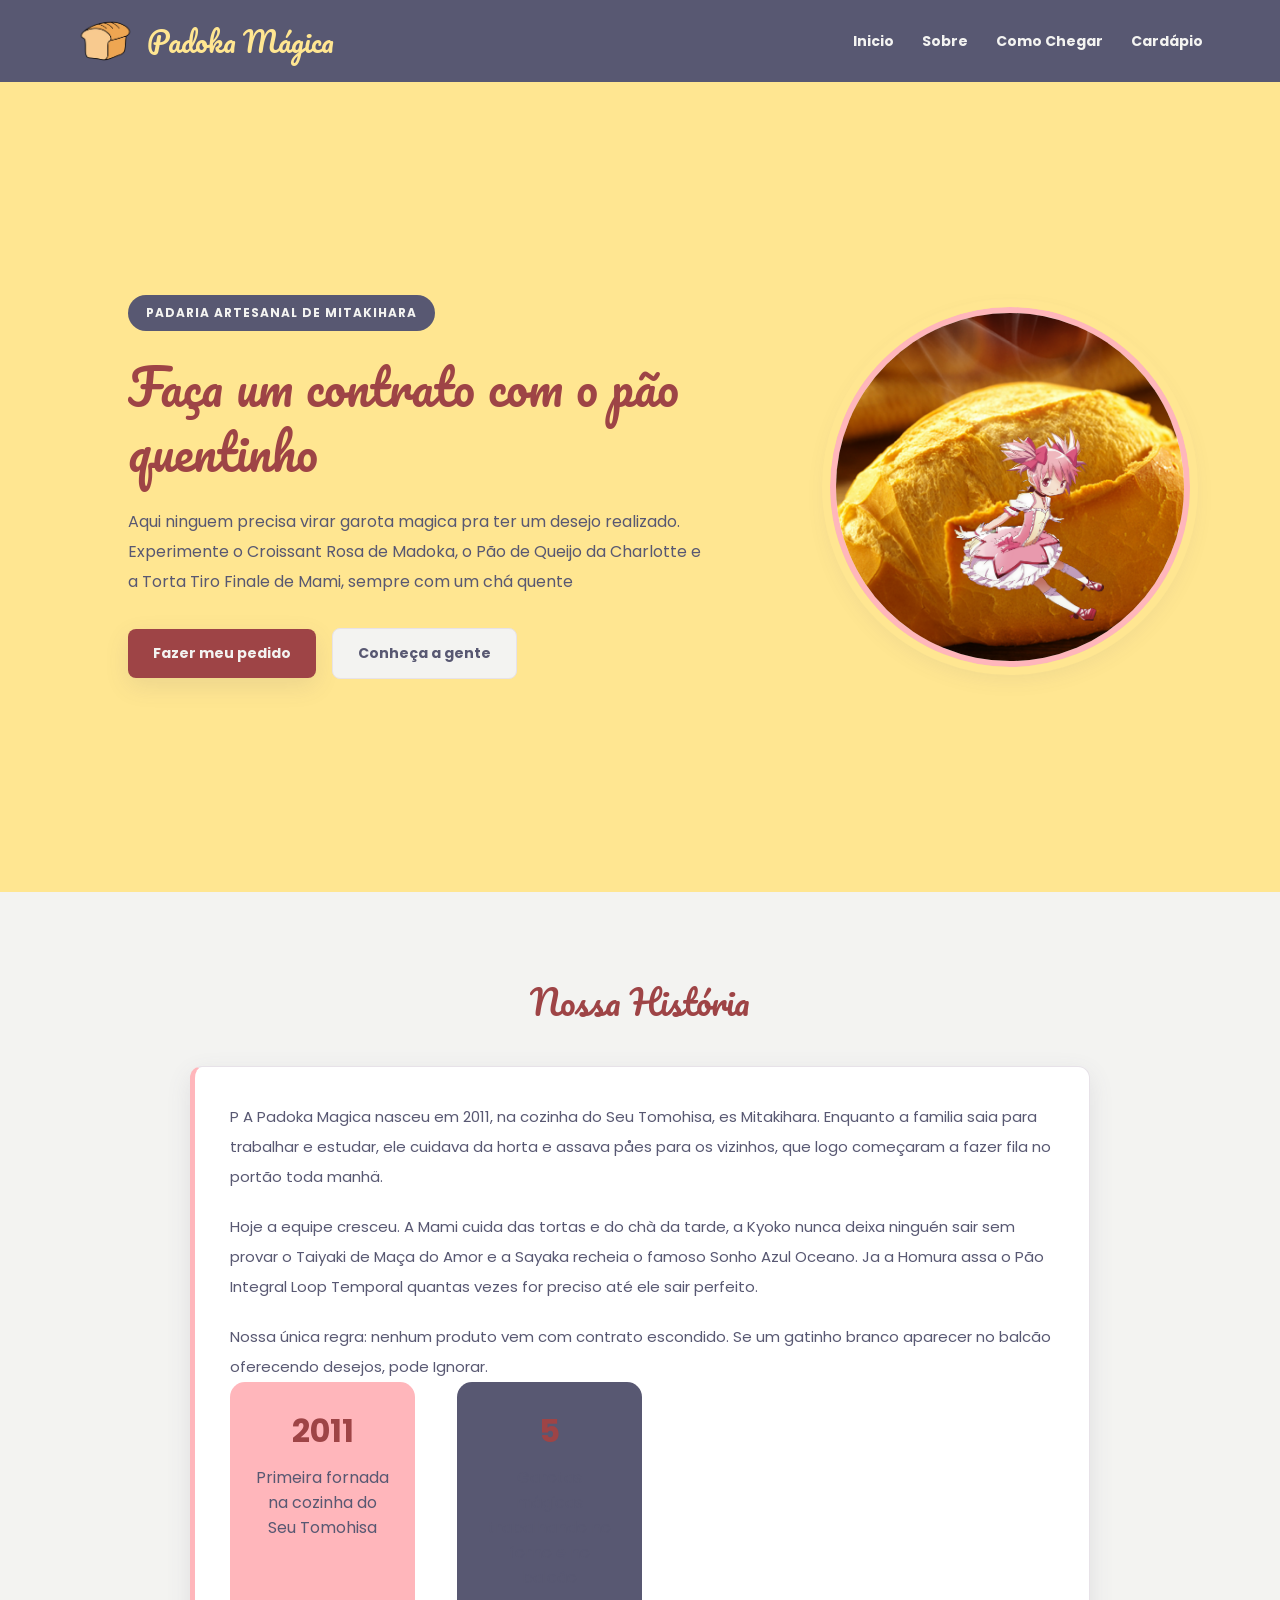
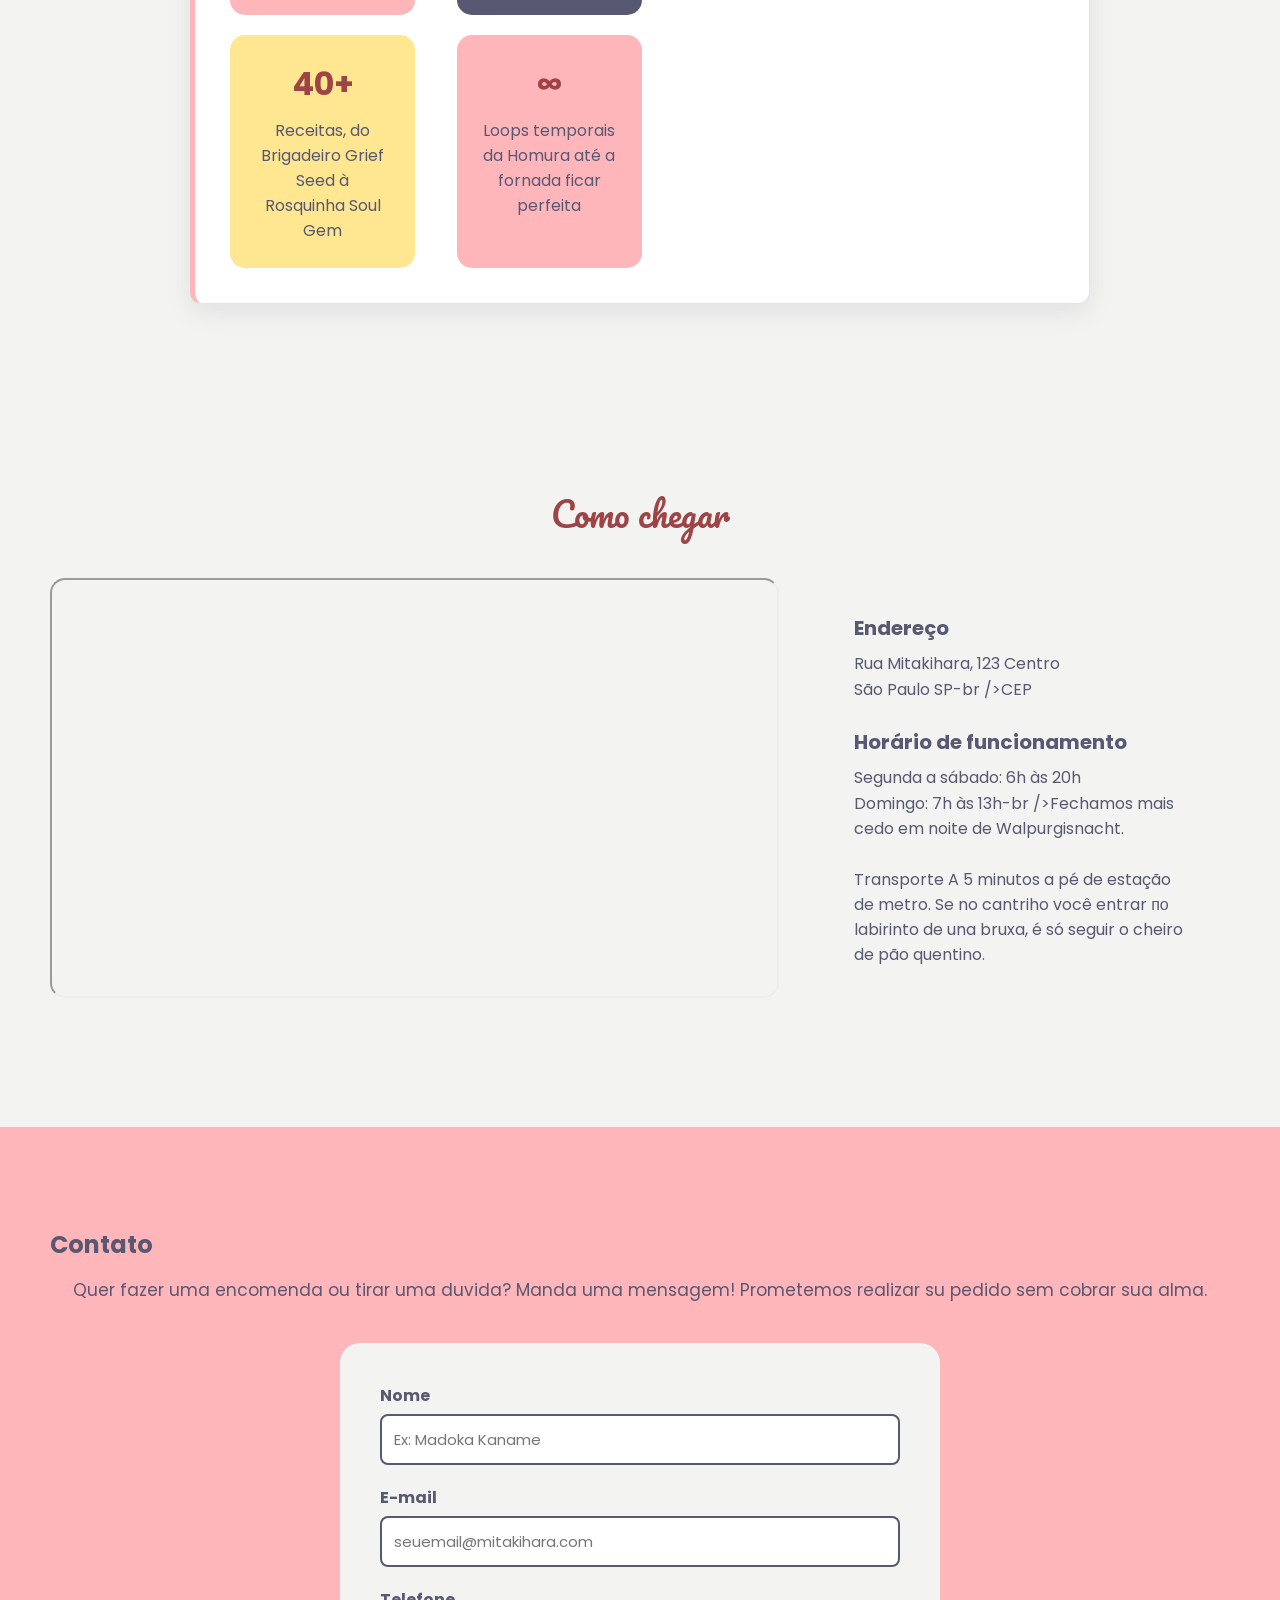
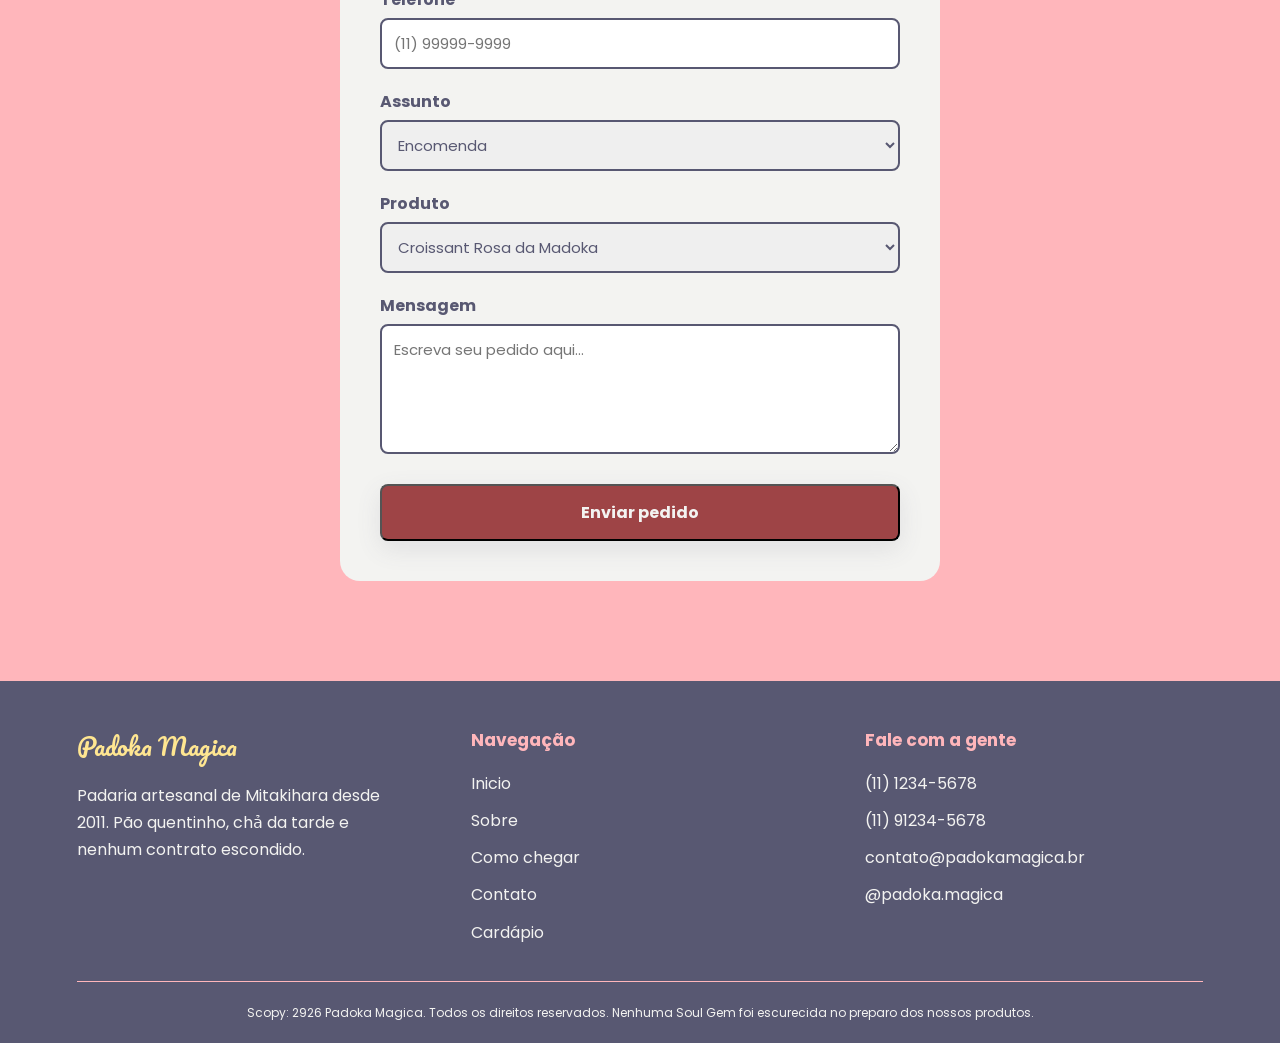
<file: index.html>
<!DOCTYPE html>
<html lang=" pt-BR">

<head>
    <meta charset="UTF-8" />
    <meta name="" viewport content="wdth=device-width, initial-scale=1.0">
    <title>Padoca Mágica</title>
    <link rel="stylesheet" href=" ./css/home.css">
</head>

<body>
    <header id="header" class="header">
        <div class="logoContainer">

            <img src="./assets/img/LogoImage.png" alt="Logo da padoca">
            <h1>Padoka Mágica</h1>
        </div>

        <nav class="navigation">
            <a href="#Inicio">Inicio</a>
            <a href="#Sobre">Sobre</a>
            <a href="#Como Chegar">Como Chegar</a>
            <a href="cardapio.html">Cardápio</a>
        </nav>


    </header>

    <main id="content">

        <section id="hero" class="hero">
            <div class="heroTexto">
                <p class="heroTag">Padaria artesanal de Mitakihara</p>
                <h1 class="heroTitulo">Faça um contrato com o pão quentinho</h1>
                <p>
                    Aqui ninguem precisa virar garota magica pra ter um desejo realizado. Experimente o Croissant Rosa
                    de Madoka, o Pão de Queijo da Charlotte e a Torta Tiro Finale de Mami, sempre com um chá quente
                </p>
                <div class="heroBotoes">
                    <a href="#contato" class="botao">Fazer meu pedido</a>
                    <a href="#historia" class="botaoSecundario">Conheça a gente
                    </a>

                </div>
            </div>
            <div class="heroImagem">
                <img src="./assets/img/heroImage.png" alt="Pão" class="imagemPao">

                <img src="./assets/img/Madoka.png" class="imagemSobreposta">
            </div>
        </section>

        <section id="historia" class="historia">
            <h2 class="titulosecao">Nossa História</h2>
            <div class="historiaconteudo">
                <div class="historiaTexto">
                    P
                    A Padoka Magica nasceu em 2011, na cozinha do Seu Tomohisa, es Mitakihara. Enquanto a familia saia
                    para trabalhar e estudar, ele cuidava da horta e assava påes para os vizinhos, que logo começaram a
                    fazer fila no portão toda manhä.
                    </p>
                    <p>
                        Hoje a equipe cresceu. A Mami cuida das tortas e do chà da tarde, a Kyoko nunca deixa ninguén
                        sair sem provar o Taiyaki de Maça do Amor e a Sayaka recheia o famoso Sonho Azul Oceano. Ja a
                        Homura assa o Pão Integral Loop Temporal quantas vezes for preciso até ele sair perfeito.
                    </p>
                    <p>
                        Nossa única regra: nenhum produto vem com contrato escondido. Se um gatinho branco aparecer no
                        balcão oferecendo desejos, pode Ignorar.
                    </p>
                </div>
                   <div class="historiaCards">
                    <div class="card">
                        <span class="cardNumero">2011</span>
                        <p>Primeira fornada na cozinha do Seu Tomohisa</p>
                    </div>
 
                    <div class="card cardAzul">
                        <span class="cardNumero">5</span>
                        <p>Garotas mágicas trabalhando no forno e no balcão</p>
                    </div>
 
                    <div class="card cardAmarelo">
                        <span class="cardNumero">40+</span>
                        <p>Receitas, do Brigadeiro Grief Seed à Rosquinha Soul Gem</p>
                    </div>
 
                    <div class="card">
                        <span class="cardNumero">&infin;</span>
                        <p>Loops temporais da Homura até a fornada ficar perfeita</p>
                    </div>
 
            </div>
        </section>
        <section id="comoChegar" class="comoChegar">
            <h2 class="titulosecao">Como chegar</h2>
            <div class="comoChegarConteudo">
                <div class="mapa">
                    <iframe
                        src="https://maps.google.com/maps?q=Pra%C3%A7a%20da%20S%C3%A9%2C%20S%C3%A3o%20Paulo&z=15&output=embed"
                        loading="lazy" title="Mapa da Padoka Magica"></iframe>
                    </div>
                    <div class=" infoEndereco">
                        <h3>Endereço</h3>
                        <p>
                            Rua Mitakihara, 123 Centro<br />São Paulo SP-br />CEP
                        </p>
                        <h3>Horário de funcionamento</h3>
                        <p>
                            Segunda a sábado: 6h às 20h<br />Domingo: 7h às 13h-br />Fechamos
                            mais cedo em noite de Walpurgisnacht.
                        </p <h3>Transporte</h3>
                        A 5 minutos a pé de estação de metro. Se no cantriho você entrar по labirinto de una bruxa, é só
                        seguir o cheiro de pão quentino.
                        </p>
                </div>
            </div>
        </section>
        <section ide="contato" class="contato">
            <h2 class="tituloSecao">Contato</h2>
            <p class="contatoTexto">
                Quer fazer uma encomenda ou tirar uma duvida? Manda uma mensagem!
                Prometemos realizar su pedido sem cobrar sua alma.
            </p>

            <form id="forContato" class="formulario" action="#">
                <label for="nome">Nome</label>
                <input
                type="text"
                name="nome"
                placeholder="Ex: Madoka Kaname"
                required />

                <label for="email"> E-mail</label>
                <input
                type="email"
                id="email"
                name="email"
                placeholder="seuemail@mitakihara.com"
                required />

                <label fora="telefone">Telefone</label>
                <input
                type="tel"
                id="telefone"
                name="telefone"
                placeholder="(11) 99999-9999" />

                  <label for="assunto">Assunto</label>
                <select id="assunto" name="assunto">
                    <option value="encomenda">Encomenda</option>
                    <option value="duvida">Dúvida</option>
                    <option value="elogio">Elogio</option>
                    <option value="desejo">Fazer um desejo (não recomendamos)</option>
                </select>
 
                <label for="produto">Produto</label>
                <select id="produto" name="produto">
                    <option value="croissant">Croissant Rosa da Madoka</option>
                    <option value="paoQueijo">Pão de Queijo da Charlotte</option>
                    <option value="torta">Torta Tiro Finale da Mami</option>
                    <option value="taiyaki">Taiyaki de Maçã do Amor da Kyoko</option>
                    <option value="sonho">Sonho Azul Oceano da Sayaka</option>
                    <option value="integral">Pão Integral Loop Temporal da Homura</option>
                    <option value="rosquinha">Rosquinha Soul Gem</option>
                    <option value="brigadeiro">Brigadeiro Grief Seed</option>
                    <option value="cafe">Café Walpurgisnacht (extra forte)</option>
                </select>
 
                <label for="mensagem">Mensagem</label>
                <textarea
                id="mensagem"
                name="mensagem"
                placeholder="Escreva seu pedido aqui..."
                required></textarea>
 
                <button type="submit" class="botao botaoEnviar">Enviar pedido</button>
 
            </form>
            </section>
            

        </section>
    </main>
    <footer id="footer" class="footer">
        <div class="footerContainer">
            <div class="footerColuna">
                <p class="footerLogo">Padoka Magica</p>
                Padaria artesanal de Mitakihara desde 2011. Pão quentinho, chả da tarde e nenhum contrato escondido.
                </p>
            </div>
            <div class="footerColuna">
                <h3>Navegação</h3>
                <a href="./index.html#hero">Inicio</a>
                <a href="./index.html#historia">Sobre</a>
                <a href="/index.html#comoChegar">Como chegar</a>
                <a href="/index.html#contato">Contato</a>
                <a href="">Cardápio</a>
            </div>
            <div class="footerColuna">
                <h3>Fale com a gente</h3>
                <p>(11) 1234-5678</p>
                <p>(11) 91234-5678</p>
                <p>contato@padokamagica.br</p>
                <p>@padoka.magica</p>
            </div>
        </div>
        <div class="copyright">
            Scopy: 2926 Padoka Magica. Todos os direitos reservados. Nenhuma Soul Gem foi escurecida no preparo dos
            nossos produtos.
            </p>
        </div>

    </footer>
    


</body>

</html>
</file>
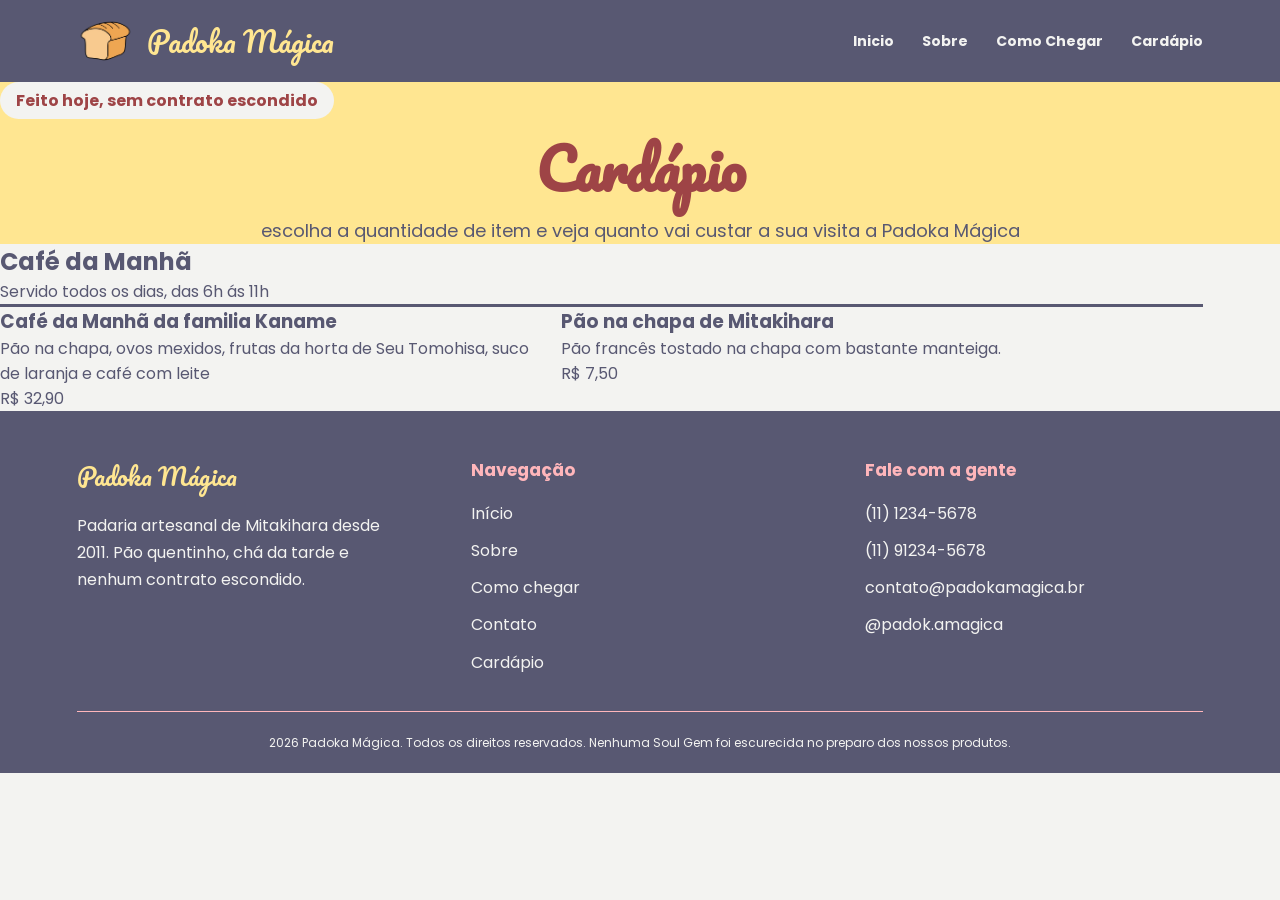
<file: cardapio.html>
<!DOCTYPE html>
<html lang="en">
 
<head>
    <meta charset="UTF-8">
    <meta name="viewport" content="width=device-width, initial-scale=1.0">
    <title>Cardapio</title>
    <link rel="stylesheet" href="./css/cardapio.css">
    <link rel="shortcut icon" href=".assets/img/LogoImage.png" type="image/png" />
</head>
 
<body>
<header id="header" class="header">
        <div class="logoContainer">
            <img src="./assets/img/LogoImage.png" alt="Logo da Padoka Mágica">
            <h1>Padoka Mágica</h1>
        </div>
 
        <nav class="navigation">
            <a href="index.html#hero">Inicio</a>
            <a href="index.html#historia">Sobre</a>
            <a href="index.html#comoChegar">Como Chegar</a>
            <a href="cardapio.html#cardapio">Cardápio</a>
        </nav>
    </header>
 
    <main id="content" class="content">
        <section id="cardapioTopo" class="cardapioTopo">
            <p class="cardapioTag">Feito hoje, sem contrato escondido</p>
            <h1 class="cardapioTitulo">Cardápio</h1>
            <p class="cardapioSubtitulo">escolha a quantidade de item e veja quanto vai custar a sua visita a Padoka Mágica

            </p>

        </section>

        <form id="formCardapio" class="cardapioConteudo" action="#">
         <div class="listaCategorias">
           <section id="cafeDaManha" class="categoria">
            <div class="categoriaCabecalho">
              <h2>Café da Manhã</h2>
              <p>Servido todos os dias, das 6h ás 11h</p>
            </div>
            <div class="listaItens">
              <div class="item">
                <h3 class="itemNome">Café da Manhã da familia Kaname</h3>
                <p class="itemDescricao"> Pão na chapa, ovos mexidos, frutas da horta de Seu Tomohisa, suco de laranja e café com leite</p>
                <p class="itemPreco">R$ 32,90</p>      
             </div>

              <div class="item">
                <h3 class="itemNome">Pão na chapa de Mitakihara</h3>
                <p class="itemDescricao">Pão francês tostado na chapa com bastante manteiga.</p>
                <p class="itemPreco">R$ 7,50</p>      
             </div>

             
            </div>
           </section>
        </div>
       </form>
    </main>
 
    <footer id="footer" class="footer">
        <div class="footerContainer">
            <div class="footerColuna">
                <p class="footerLogo">Padoka Mágica</p>
                <p>
                    Padaria artesanal de Mitakihara desde 2011. Pão quentinho, chá da tarde e nenhum contrato escondido.
                </p>
            </div>
            <div class="footerColuna">
                <h3>Navegação</h3>
                <a href="./index.html#hero">Início</a>
                <a href="./index.html#historia">Sobre</a>
                <a href="./index.html#comoChegar">Como chegar</a>
                <a href="./index.html#contato">Contato</a>
                <a href="./index.html#cardapio">Cardápio</a>
            </div>
            <div class="footerColuna">
                <h3>Fale com a gente</h3>
                <p>(11) 1234-5678</p>
                <p>(11) 91234-5678</p>
                <p>contato@padokamagica.br</p>
                <p>@padok.amagica</p>
            </div>
        </div>
        <div class="copyright">
            <p>
              2026 Padoka Mágica. Todos os direitos reservados. Nenhuma Soul Gem foi escurecida no preparo dos
                nossos produtos.
            </p>
        </div>
    </footer>
</body>
 
</html>
</file>
<file: css/home.css>
@import url('./layout.css');
 
/* DESTAQUE PRINCIPAL */
.hero {
    min-height: 90vh;
    padding: 80px 10%;
    background-color: var(--cor-amarela);
 
    display: flex;
    align-items: center;
    justify-content: flex-start;
 
    position: relative;
    overflow: hidden;
}
 
/* DETALHE DECORATIVO */
.heroImagem {
    position: absolute;
    width: 360px;
    height: 360px;
 
    right: 7%;
    top: 50%;
    transform: translateY(-50%);
 
    border: 6px solid var(--cor-rosa);
    outline: 8px solid var(--cor-amarela);
    border-radius: 50%;
 
    background-color: var(--cor-branca);
    box-shadow: var(--sombra);
}
 
/* IMAGEM DO PÃO */
.imagemPao {
    width: 100%;
    height: 100%;
 
    object-fit: cover;
    border-radius: 50%;
}
 
/* IMAGEM POR CIMA DO PÃO */
.imagemSobreposta {
    position: absolute;
 
    width: 150px;
    height: auto;
 
    right: 80px;
    bottom: 40px;
 
    object-fit: contain;
    z-index: 2;
}
 
.heroTexto {
    width: 60%;
    max-width: 680px;
    position: relative;
    z-index: 1;
}
 
.heroTag {
    display: inline-block;
    margin-bottom: 24px;
    padding: 9px 18px;
 
    background-color: var(--cor-azul);
    color: var(--cor-branca);
 
    border-radius: 30px;
    font-size: 12px;
    font-weight: bold;
    letter-spacing: 1px;
    text-transform: uppercase;
}
 
.heroTitulo {
    margin-bottom: 22px;
    color: var(--cor-vermelho);
 
    font-family: "Fonte Titulo", cursive;
    font-size: 48px;
    font-weight: normal;
    line-height: 1.35;
}
 
.heroTexto > p:not(.heroTag) {
    max-width: 580px;
    margin-bottom: 30px;
 
    color: var(--cor-principal);
    font-size: 16px;
    line-height: 1.9;
}
 
/* BOTÕES */
.heroBotoes {
    display: flex;
    align-items: center;
    gap: 16px;
    flex-wrap: wrap;
}
 
.botao,
.botaoSecundario {
    display: inline-block;
    padding: 14px 25px;
    border-radius: 8px;
 
    font-family: "Fonte Corpo", sans-serif;
    font-size: 14px;
    font-weight: bold;
    text-decoration: none;
 
    transition:
        background-color 0.3s ease,
        color 0.3s ease,
        transform 0.3s ease,
        box-shadow 0.3s ease;
}
 
.botao {
    background-color: var(--cor-vermelho);
    color: var(--cor-branca);
    box-shadow: var(--sombra);
}
 
.botao:hover {
    background-color: var(--cor-principal);
    transform: translateY(-3px);
}
 
.botaoSecundario {
    background-color: var(--cor-branca);
    color: var(--cor-principal);
    border: 1px solid var(--borda);
}
 
.botaoSecundario:hover {
    background-color: var(--cor-rosa);
    color: var(--cor-principal);
    transform: translateY(-3px);
}
 
/* HISTÓRIA */
.historia {
    padding: 80px 10%;
    background-color: var(--cor-branca);
}
 
.titulosecao {
    margin-bottom: 35px;
    color: var(--cor-vermelho);
 
    font-family: "Fonte Titulo", cursive;
    font-size: 34px;
    font-weight: normal;
    text-align: center;
}
 
.historiaconteudo {
    max-width: 900px;
    margin: 0 auto;
    padding: 35px;
 
    background-color: #FFFFFF;
    border: 1px solid var(--borda);
    border-left: 5px solid var(--cor-rosa);
    border-radius: 12px;
 
    box-shadow: var(--sombra);
}
 
.historiaTexto {
    color: var(--texto-principal);
    font-size: 15px;
    line-height: 2;
}
 
.historiaTexto p {
    margin-bottom: 20px;
}
 
.historiaTexto p:last-child {
    margin-bottom: 0;
}
.historiaCards {
width: 50%;
display: flex;
flex-wrap: wrap;
justify-content: space-between;
gap: 20px;
}
 
.card {
width: 45%;
padding: 25px;
background-color: var(--cor-rosa);
border-radius: 15px;
text-align: center;
transition: 300ms;
}
 
.card:hover {
transform: scale(1.05);
}
 
.cardNumero {
display: block;
margin-bottom: 10px;
font-size: 32px;
font-weight: bold;
color: var(--cor-vermelho);
}
 
.cardAzul {
background-color: var(--cor-azul);
}
 
.cardAmarelo {
background-color: var(--cor-amarela);
}
 
 
 .comoChegar {
padding: 100px 50px;
background-color: var(cor-azul);
 }
.comoChegarConteudo{
display: flex;
gap: 40px;
}
.mapa{
width: 90%;
}
.mapa iframe {
display: block;
width: 100%;
height: 420px;
border: 5px solid var(-cor-branca);
border-radius: 15px;
}
.infoEndereco {
width: 48%;
padding: 35px;
background-color: var(--cor-branca);
border-radius: 15px;
}
.infoEndereco h3{
margin-bottom: 8px;
font-size: 20px;
color: (var-cor-vermelho);
}
.infoEndereco p {
margin-bottom: 25px;
Line-height: 1.6;
}

.contato{
    padding: 100px 50px;
    background-color: var(--cor-rosa);
}

.contato .tituloSecao {
    margin-bottom: 15px;
}

.contatoTexto {
    margin-bottom: 40px;
    font-size: 17px;
    text-align: center;
}

.formulario {
    display: flex;
    flex-direction: column;

    max-width: 600px;
    margin: 0 auto;
    padding: 40px;

    background-color: var(--cor-branca);
    border-radius: 20px;
    box-shadow: 0px 10px 30px rgba(158, 68, 70, 0 ,2);
}

.formulario label {
    margin-bottom: 6px;
    font-weight: bold;
}

.formulario input,
.formulario select,
.formulario textarea {
    margin-bottom: 20px;
    padding: 12px;

    border: 2px solid var(--cor-azul);
    border-radius: 8px;

    font-family: inherit;
    font-size: 15px;
    color: var(--cor-roxa)
}

.formulario input:focus,
.formulario select:focus,
.formulario textarea:focus{
    outline: none;
    border-color: var(--cor-vermelho);
}

.formulario textarea {
    height: 130px;
    resize: vertical;
}

.botaoEnviar{
    margin-top: 10px;
    font-family: inherit;
    font-size: 16px;
    cursor: pointer;
} 

@media (max-width: 768px) {
    .hero {
        flex-direction: column;
        padding: 190px 20px 60px;
    }
 
    .heroTexto,
    .heroImagem {
        width: 100%;
    }
 
    .heroTexto {
        text-align: center;
    }
 
    .heroTag {
        margin: 0 auto 20px;
    }
 
    .heroTitulo {
        font-size: 38px;
    }
 
    .botaoSecundario {
        margin-left: 0;
        margin-top: 10px;
    }
 
    .circulo {
        width: 250px;
        height: 250px;
        margin-top: 40px;
    }
 
    .selo {
        width: 85px;
        height: 85px;
        right: 20px;
        font-size: 14px;
    }
 
    .comoChegar {
        padding: 100px 50px;
        background-color: var(--cor-azul);
    }
 
    .comoChegarConteudo {
        display: flex;
        gap: 40px;
    }
 
    .mapa {
        width: 60%;
    }
}
</file>
<file: css/cardapio.css>
@import url('./layout.css');

.cardapioTopo {
    background-color: var(--cor-amarela);
    text-align: center;
    padding: calc(var(--atltura-header) + 60px);
}

.cardapioTag {
    background-color: var(--cor-branca);
    color: var(--cor-vermelho);
    font-weight: bold;

    width: fit-content;
    padding: 6px 16px;
    border-radius: 20px;
}

.cardapioTitulo {
color: var(--cor-vermelho);

font-family: "Fonte Titulo";
font-size: 56px;
}

.cardapioSubtitulo {
   font-size: large;
   margin: auto;
}

.cardapioConteudo {
    display: flex;
    align-items: flex-start;
}

.listaCategorias {
    display: flex;
    flex-direction: column;
}

.categoriaCabecalho {
    border-bottom: 3px solid var(--cor-azul);
}

.listaItens {
    display: flex;
    gap: 20px;
}

.item {
    width: 45%;
}
</file>
